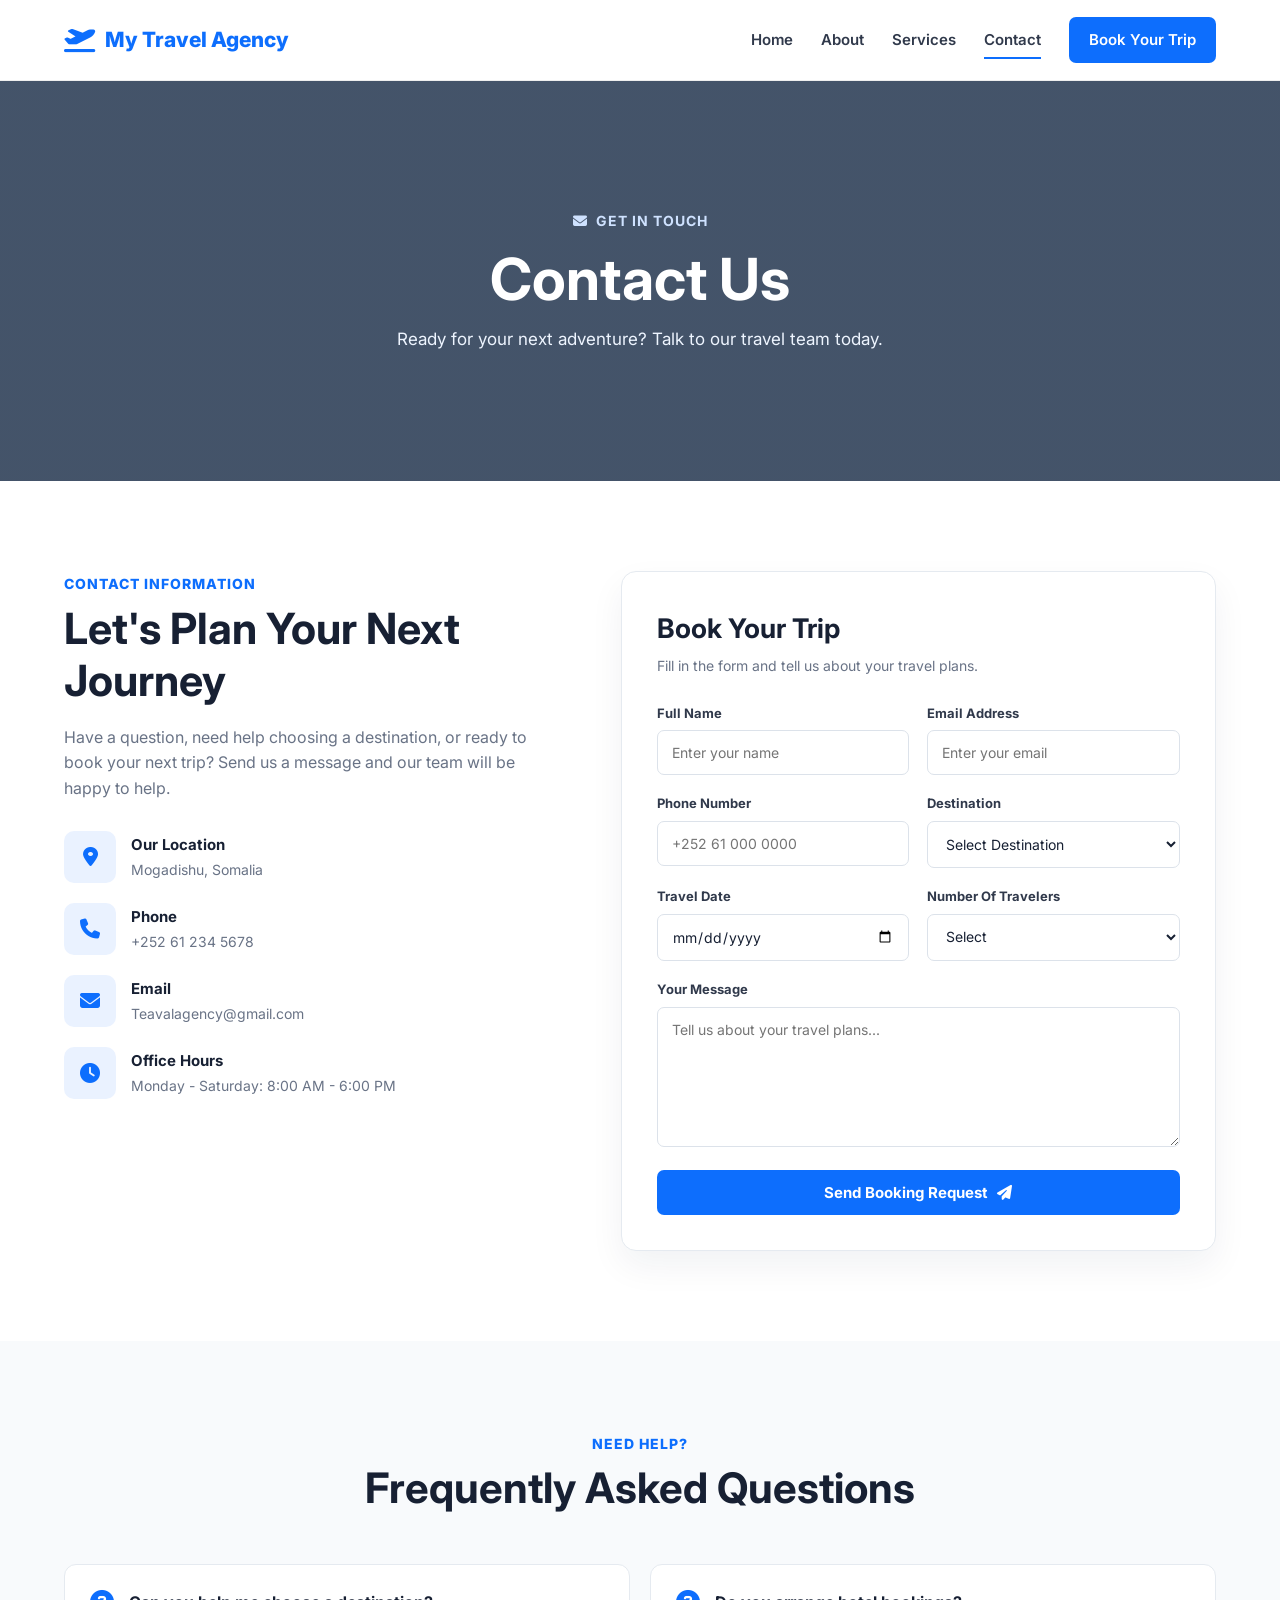
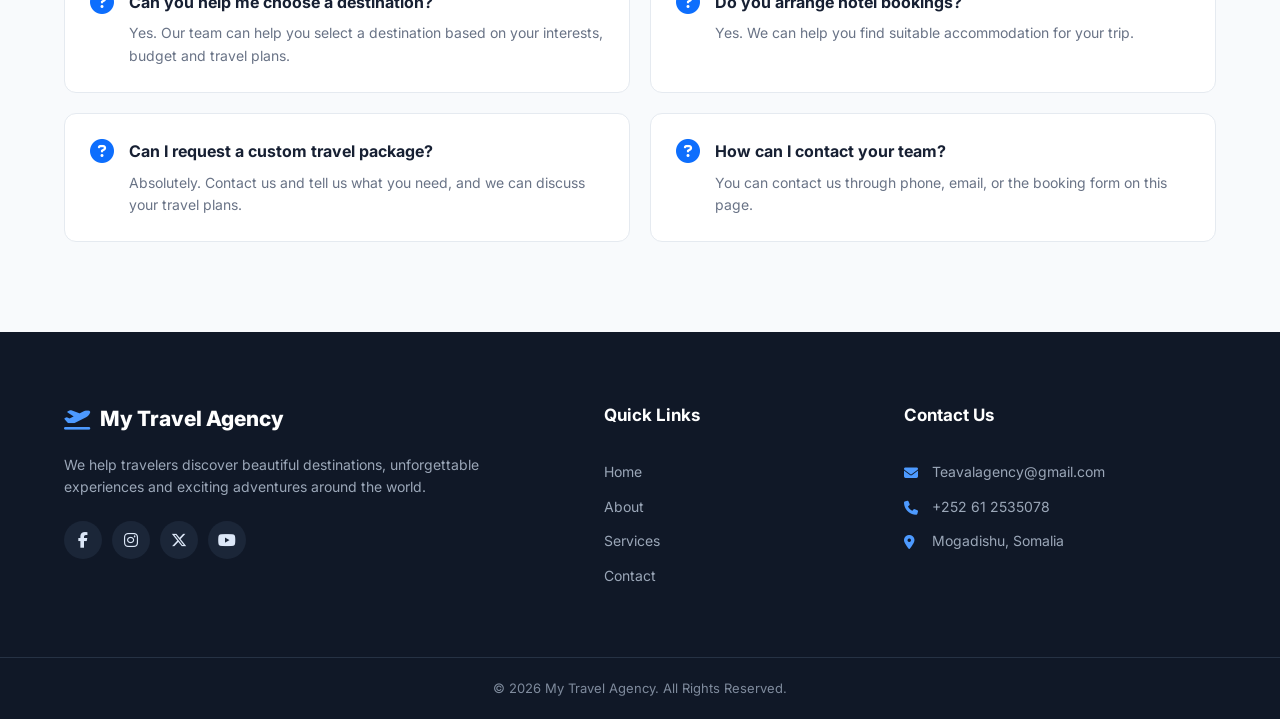
<file: contact.html>
<!DOCTYPE html>
<html lang="en">

<head>

    <meta charset="UTF-8">

    <meta name="viewport"
          content="width=device-width, initial-scale=1.0">

    <title>Contact Us | My Travel Agency</title>

    <link rel="preconnect"
          href="https://fonts.googleapis.com">

    <link rel="preconnect"
          href="https://fonts.gstatic.com"
          crossorigin>

    <link href="https://fonts.googleapis.com/css2?family=Inter:wght@400;500;600;700;800&display=swap"
          rel="stylesheet">

    <link rel="stylesheet"
          href="https://cdnjs.cloudflare.com/ajax/libs/font-awesome/6.5.2/css/all.min.css">

    <link rel="stylesheet" href="style.css">

</head>


<body>


<!-- HEADER -->
<header class="header">

    <div class="container nav-container">

        <a href="index.html" class="logo">

            <i class="fa-solid fa-plane-departure"></i>

            My Travel Agency

        </a>


        <nav class="navbar">

            <a href="index.html">
                Home
            </a>

            <a href="about.html">
                About
            </a>

            <a href="services.html">
                Services
            </a>

            <a href="contact.html" class="active">
                Contact
            </a>

            <a href="#booking" class="nav-btn">
                Book Your Trip
            </a>

        </nav>

    </div>

</header>


<main>


<!-- CONTACT HERO -->
<section class="contact-hero">

    <div class="container inner-page-hero">

        <span>

            <i class="fa-solid fa-envelope"></i>

            Get In Touch

        </span>

        <h1>
            Contact Us
        </h1>

        <p>
            Ready for your next adventure?
            Talk to our travel team today.
        </p>

    </div>

</section>


<!-- CONTACT SECTION -->
<section class="contact-section section" id="booking">

    <div class="container">

        <div class="contact-grid">


            <!-- CONTACT INFO -->
            <div class="contact-info">

                <span class="section-label">
                    Contact Information
                </span>

                <h2>
                    Let's Plan Your Next Journey
                </h2>

                <p>
                    Have a question, need help choosing a destination,
                    or ready to book your next trip? Send us a message
                    and our team will be happy to help.
                </p>


                <div class="contact-details">


                    <div class="contact-item">

                        <div class="contact-icon">

                            <i class="fa-solid fa-location-dot"></i>

                        </div>

                        <div>

                            <h3>
                                Our Location
                            </h3>

                            <p>
                                Mogadishu, Somalia
                            </p>

                        </div>

                    </div>


                    <div class="contact-item">

                        <div class="contact-icon">

                            <i class="fa-solid fa-phone"></i>

                        </div>

                        <div>

                            <h3>
                                Phone
                            </h3>

                            <p>
                                +252 61 234 5678
                            </p>

                        </div>

                    </div>


                    <div class="contact-item">

                        <div class="contact-icon">

                            <i class="fa-solid fa-envelope"></i>

                        </div>

                        <div>

                            <h3>
                                Email
                            </h3>

                            <p>
                            Teavalagency@gmail.com
                           
                            </p>

                        </div>

                    </div>


                    <div class="contact-item">

                        <div class="contact-icon">

                            <i class="fa-solid fa-clock"></i>

                        </div>

                        <div>

                            <h3>
                                Office Hours
                            </h3>

                            <p>
                                Monday - Saturday: 8:00 AM - 6:00 PM
                            </p>

                        </div>

                    </div>


                </div>

            </div>


            <!-- FORM -->
            <div class="contact-form-box">

                <div class="form-heading">

                    <h2>
                        Book Your Trip
                    </h2>

                    <p>
                        Fill in the form and tell us about your travel plans.
                    </p>

                </div>


                <form action="#" method="post">


                    <div class="form-row">

                        <div class="form-group">

                            <label for="name">
                                Full Name
                            </label>

                            <input
                                type="text"
                                id="name"
                                name="name"
                                placeholder="Enter your name"
                                required>

                        </div>


                        <div class="form-group">

                            <label for="email">
                                Email Address
                            </label>

                            <input
                                type="email"
                                id="email"
                                name="email"
                                placeholder="Enter your email"
                                required>

                        </div>

                    </div>


                    <div class="form-row">

                        <div class="form-group">

                            <label for="phone">
                                Phone Number
                            </label>

                            <input
                                type="tel"
                                id="phone"
                                name="phone"
                                placeholder="+252 61 000 0000">

                        </div>


                        <div class="form-group">

                            <label for="destination">
                                Destination
                            </label>

                            <select
                                id="destination"
                                name="destination">

                                <option value="">
                                    Select Destination
                                </option>

                                <option value="dubai">
                                    Dubai
                                </option>

                                <option value="paris">
                                    Paris
                                </option>

                                <option value="istanbul">
                                    Istanbul
                                </option>

                                <option value="zanzibar">
                                    Zanzibar
                                </option>

                                <option value="other">
                                    Other
                                </option>

                            </select>

                        </div>

                    </div>


                    <div class="form-row">

                        <div class="form-group">

                            <label for="date">
                                Travel Date
                            </label>

                            <input
                                type="date"
                                id="date"
                                name="date">

                        </div>


                        <div class="form-group">

                            <label for="travelers">
                                Number Of Travelers
                            </label>

                            <select
                                id="travelers"
                                name="travelers">

                                <option value="">
                                    Select
                                </option>

                                <option value="1">
                                    1 Person
                                </option>

                                <option value="2">
                                    2 People
                                </option>

                                <option value="3-5">
                                    3 - 5 People
                                </option>

                                <option value="6+">
                                    6+ People
                                </option>

                            </select>

                        </div>

                    </div>


                    <div class="form-group">

                        <label for="message">
                            Your Message
                        </label>

                        <textarea
                            id="message"
                            name="message"
                            rows="6"
                            placeholder="Tell us about your travel plans..."></textarea>

                    </div>


                    <button
                        type="submit"
                        class="btn btn-primary form-btn">

                        Send Booking Request

                        <i class="fa-solid fa-paper-plane"></i>

                    </button>

                </form>

            </div>

        </div>

    </div>

</section>


<!-- FAQ -->
<section class="faq-section section">

    <div class="container">

        <div class="section-heading">

            <span>
                Need Help?
            </span>

            <h2>
                Frequently Asked Questions
            </h2>

        </div>


        <div class="faq-grid">


            <div class="faq-card">

                <i class="fa-solid fa-circle-question"></i>

                <div>

                    <h3>
                        Can you help me choose a destination?
                    </h3>

                    <p>
                        Yes. Our team can help you select a destination
                        based on your interests, budget and travel plans.
                    </p>

                </div>

            </div>


            <div class="faq-card">

                <i class="fa-solid fa-circle-question"></i>

                <div>

                    <h3>
                        Do you arrange hotel bookings?
                    </h3>

                    <p>
                        Yes. We can help you find suitable accommodation
                        for your trip.
                    </p>

                </div>

            </div>


            <div class="faq-card">

                <i class="fa-solid fa-circle-question"></i>

                <div>

                    <h3>
                        Can I request a custom travel package?
                    </h3>

                    <p>
                        Absolutely. Contact us and tell us what you need,
                        and we can discuss your travel plans.
                    </p>

                </div>

            </div>


            <div class="faq-card">

                <i class="fa-solid fa-circle-question"></i>

                <div>

                    <h3>
                        How can I contact your team?
                    </h3>

                    <p>
                        You can contact us through phone, email,
                        or the booking form on this page.
                    </p>

                </div>

            </div>


        </div>

    </div>

</section>


</main>


<!-- FOOTER -->
<footer class="footer">

    <div class="container footer-grid">

        <div class="footer-about">

            <a href="index.html" class="footer-logo">

                <i class="fa-solid fa-plane-departure"></i>

                My Travel Agency

            </a>

            <p>
                We help travelers discover beautiful destinations,
                unforgettable experiences and exciting adventures
                around the world.
            </p>


            <div class="social-links">

                <a href="#">
                    <i class="fa-brands fa-facebook-f"></i>
                </a>

                <a href="#">
                    <i class="fa-brands fa-instagram"></i>
                </a>

                <a href="#">
                    <i class="fa-brands fa-x-twitter"></i>
                </a>

                <a href="#">
                    <i class="fa-brands fa-youtube"></i>
                </a>

            </div>

        </div>


        <div class="footer-column">

            <h3>
                Quick Links
            </h3>

            <a href="index.html">
                Home
            </a>

            <a href="about.html">
                About
            </a>

            <a href="services.html">
                Services
            </a>

            <a href="contact.html">
                Contact
            </a>

        </div>


        <div class="footer-column">

            <h3>
                Contact Us
            </h3>

            <p>
                <i class="fa-solid fa-envelope"></i>
                Teavalagency@gmail.com
            </p>

            <p>
                <i class="fa-solid fa-phone"></i>
                 +252 61 2535078
            </p>

            <p>
                <i class="fa-solid fa-location-dot"></i>
                Mogadishu, Somalia
            </p>

        </div>

    </div>


    <div class="footer-bottom">

        <p>
            © 2026 My Travel Agency. All Rights Reserved.
        </p>

    </div>

</footer>


</body>
</html>
</file>
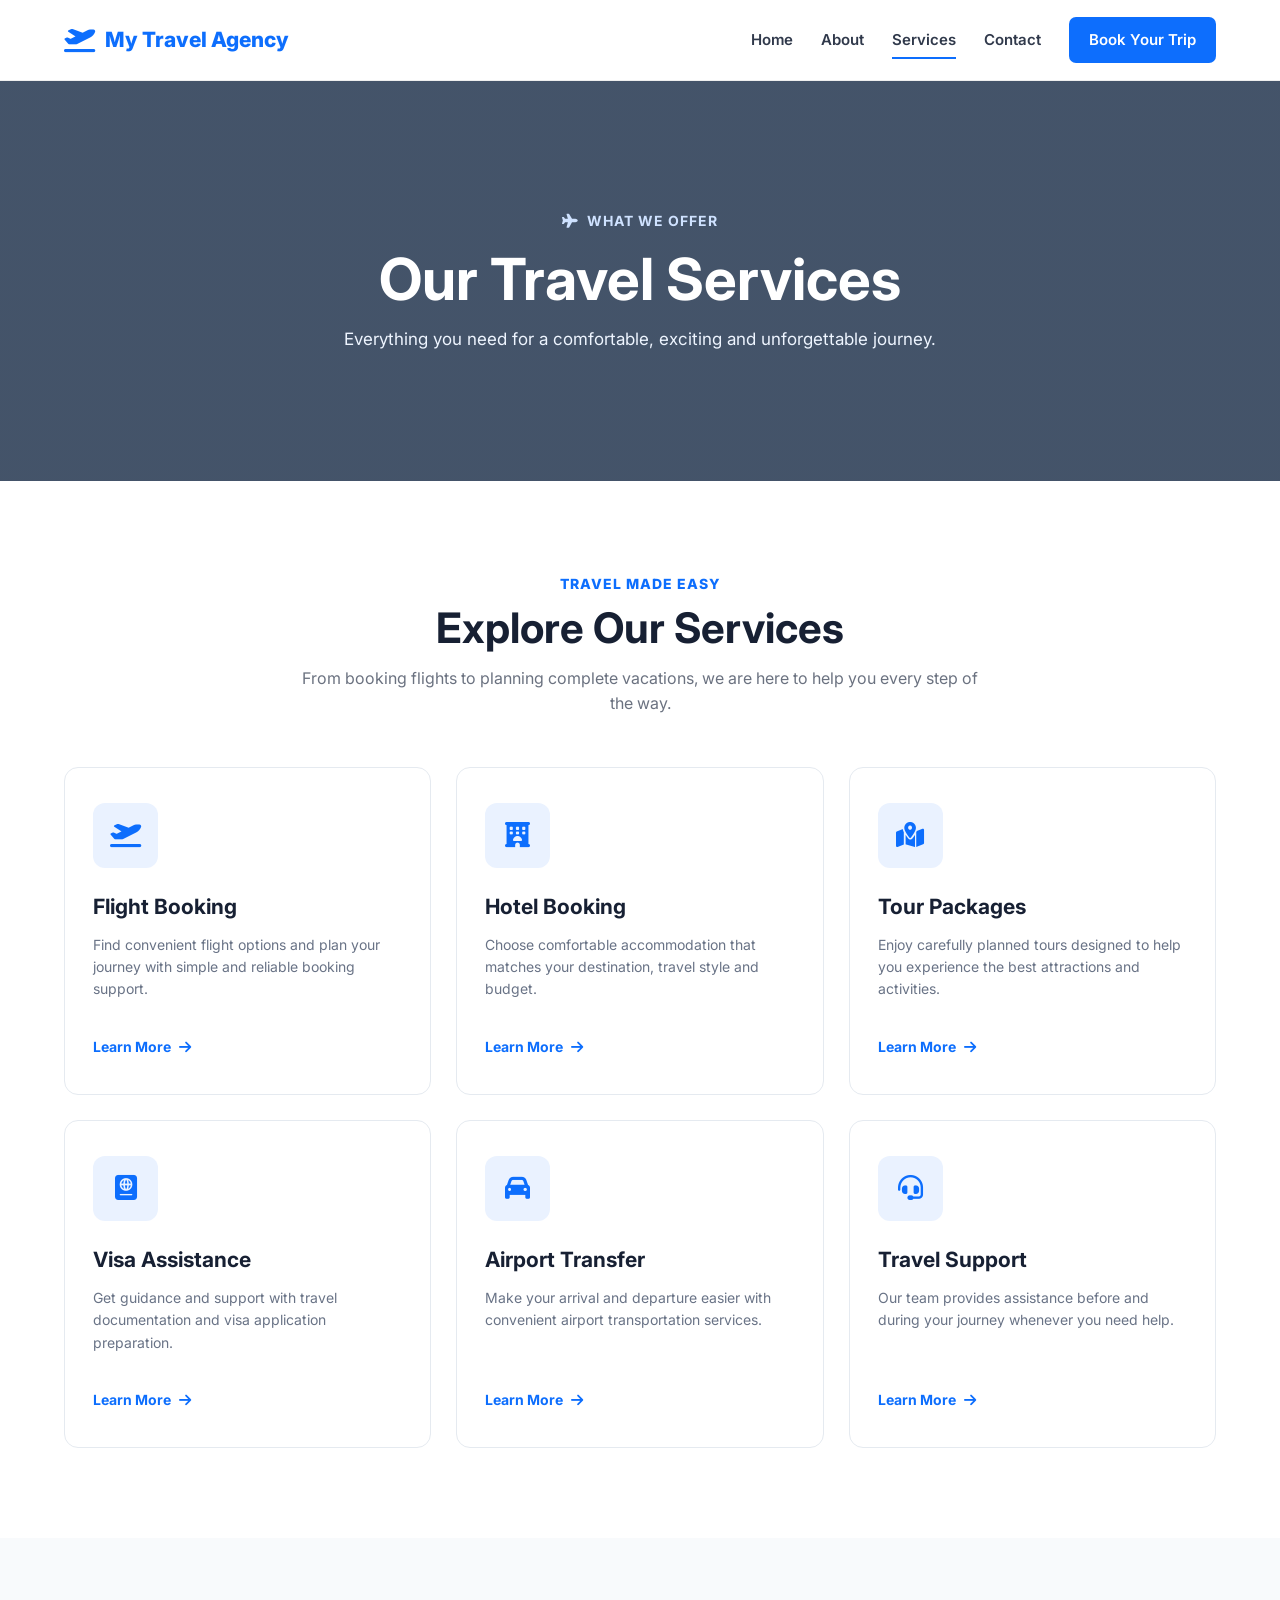
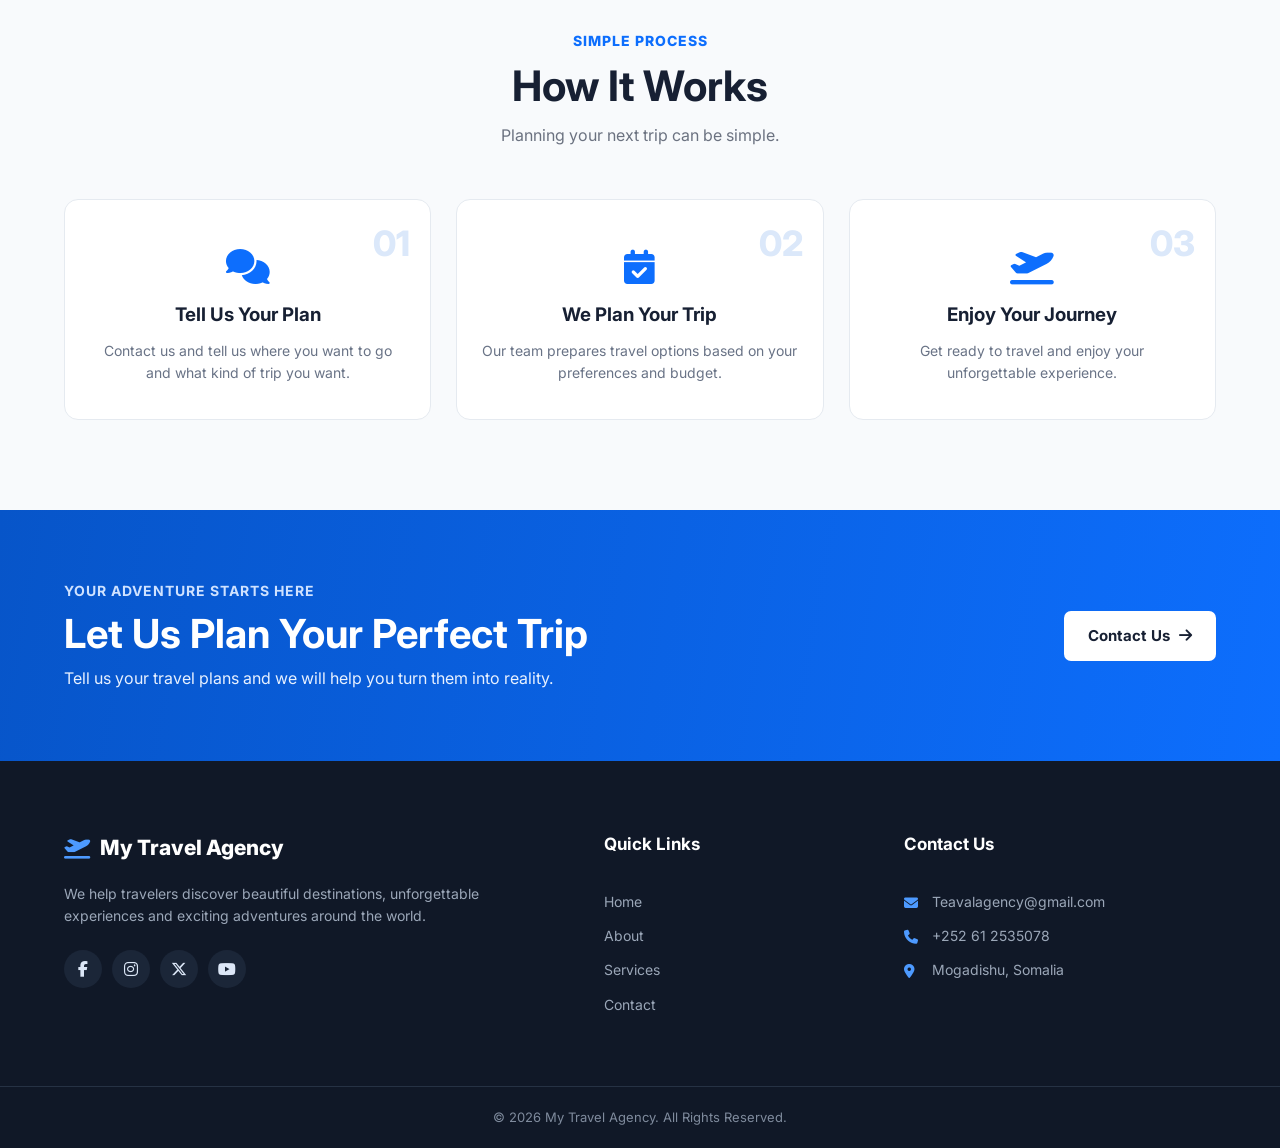
<file: services.html>
<!DOCTYPE html>
<html lang="en">

<head>

    <meta charset="UTF-8">

    <meta name="viewport"
          content="width=device-width, initial-scale=1.0">

    <title>Our Services | My Travel Agency</title>

    <link rel="preconnect"
          href="https://fonts.googleapis.com">

    <link rel="preconnect"
          href="https://fonts.gstatic.com"
          crossorigin>

    <link href="https://fonts.googleapis.com/css2?family=Inter:wght@400;500;600;700;800&display=swap"
          rel="stylesheet">

    <link rel="stylesheet"
          href="https://cdnjs.cloudflare.com/ajax/libs/font-awesome/6.5.2/css/all.min.css">

    <link rel="stylesheet" href="style.css">

</head>


<body>


<!-- HEADER -->
<header class="header">

    <div class="container nav-container">

        <a href="index.html" class="logo">

            <i class="fa-solid fa-plane-departure"></i>

            My Travel Agency

        </a>


        <nav class="navbar">

            <a href="index.html">
                Home
            </a>

            <a href="about.html">
                About
            </a>

            <a href="services.html" class="active">
                Services
            </a>

            <a href="contact.html">
                Contact
            </a>

            <a href="contact.html" class="nav-btn">
                Book Your Trip
            </a>

        </nav>

    </div>

</header>


<main>


<!-- SERVICES HERO -->
<section class="services-hero">

    <div class="container inner-page-hero">

        <span>
            <i class="fa-solid fa-plane"></i>
            What We Offer
        </span>

        <h1>
            Our Travel Services
        </h1>

        <p>
            Everything you need for a comfortable,
            exciting and unforgettable journey.
        </p>

    </div>

</section>


<!-- SERVICES -->
<section class="services-section section">

    <div class="container">

        <div class="section-heading">

            <span>
                Travel Made Easy
            </span>

            <h2>
                Explore Our Services
            </h2>

            <p>
                From booking flights to planning complete vacations,
                we are here to help you every step of the way.
            </p>

        </div>


        <div class="services-grid">


            <!-- Flight -->
            <article class="service-card">

                <div class="service-icon">

                    <i class="fa-solid fa-plane-departure"></i>

                </div>

                <h3>
                    Flight Booking
                </h3>

                <p>
                    Find convenient flight options and plan
                    your journey with simple and reliable booking support.
                </p>

                <a href="contact.html">
                    Learn More
                    <i class="fa-solid fa-arrow-right"></i>
                </a>

            </article>


            <!-- Hotel -->
            <article class="service-card">

                <div class="service-icon">

                    <i class="fa-solid fa-hotel"></i>

                </div>

                <h3>
                    Hotel Booking
                </h3>

                <p>
                    Choose comfortable accommodation that matches
                    your destination, travel style and budget.
                </p>

                <a href="contact.html">
                    Learn More
                    <i class="fa-solid fa-arrow-right"></i>
                </a>

            </article>


            <!-- Tours -->
            <article class="service-card">

                <div class="service-icon">

                    <i class="fa-solid fa-map-location-dot"></i>

                </div>

                <h3>
                    Tour Packages
                </h3>

                <p>
                    Enjoy carefully planned tours designed to help
                    you experience the best attractions and activities.
                </p>

                <a href="contact.html">
                    Learn More
                    <i class="fa-solid fa-arrow-right"></i>
                </a>

            </article>


            <!-- Visa -->
            <article class="service-card">

                <div class="service-icon">

                    <i class="fa-solid fa-passport"></i>

                </div>

                <h3>
                    Visa Assistance
                </h3>

                <p>
                    Get guidance and support with travel documentation
                    and visa application preparation.
                </p>

                <a href="contact.html">
                    Learn More
                    <i class="fa-solid fa-arrow-right"></i>
                </a>

            </article>


            <!-- Airport -->
            <article class="service-card">

                <div class="service-icon">

                    <i class="fa-solid fa-car"></i>

                </div>

                <h3>
                    Airport Transfer
                </h3>

                <p>
                    Make your arrival and departure easier with
                    convenient airport transportation services.
                </p>

                <a href="contact.html">
                    Learn More
                    <i class="fa-solid fa-arrow-right"></i>
                </a>

            </article>


            <!-- Travel Support -->
            <article class="service-card">

                <div class="service-icon">

                    <i class="fa-solid fa-headset"></i>

                </div>

                <h3>
                    Travel Support
                </h3>

                <p>
                    Our team provides assistance before and during
                    your journey whenever you need help.
                </p>

                <a href="contact.html">
                    Learn More
                    <i class="fa-solid fa-arrow-right"></i>
                </a>

            </article>


        </div>

    </div>

</section>


<!-- PROCESS -->
<section class="process-section section">

    <div class="container">

        <div class="section-heading">

            <span>
                Simple Process
            </span>

            <h2>
                How It Works
            </h2>

            <p>
                Planning your next trip can be simple.
            </p>

        </div>


        <div class="process-grid">


            <div class="process-card">

                <div class="process-number">
                    01
                </div>

                <i class="fa-solid fa-comments"></i>

                <h3>
                    Tell Us Your Plan
                </h3>

                <p>
                    Contact us and tell us where you want to go
                    and what kind of trip you want.
                </p>

            </div>


            <div class="process-card">

                <div class="process-number">
                    02
                </div>

                <i class="fa-solid fa-calendar-check"></i>

                <h3>
                    We Plan Your Trip
                </h3>

                <p>
                    Our team prepares travel options based
                    on your preferences and budget.
                </p>

            </div>


            <div class="process-card">

                <div class="process-number">
                    03
                </div>

                <i class="fa-solid fa-plane-departure"></i>

                <h3>
                    Enjoy Your Journey
                </h3>

                <p>
                    Get ready to travel and enjoy your
                    unforgettable experience.
                </p>

            </div>


        </div>

    </div>

</section>


<!-- CTA -->
<section class="cta">

    <div class="container cta-content">

        <div>

            <span>
                Your Adventure Starts Here
            </span>

            <h2>
                Let Us Plan Your Perfect Trip
            </h2>

            <p>
                Tell us your travel plans and we will help
                you turn them into reality.
            </p>

        </div>

        <a href="contact.html" class="btn btn-light">

            Contact Us

            <i class="fa-solid fa-arrow-right"></i>

        </a>

    </div>

</section>


</main>


<!-- FOOTER -->
<footer class="footer">

    <div class="container footer-grid">

        <div class="footer-about">

            <a href="index.html" class="footer-logo">

                <i class="fa-solid fa-plane-departure"></i>

                My Travel Agency

            </a>

            <p>
                We help travelers discover beautiful destinations,
                unforgettable experiences and exciting adventures
                around the world.
            </p>


            <div class="social-links">

                <a href="#">
                    <i class="fa-brands fa-facebook-f"></i>
                </a>

                <a href="#">
                    <i class="fa-brands fa-instagram"></i>
                </a>

                <a href="#">
                    <i class="fa-brands fa-x-twitter"></i>
                </a>

                <a href="#">
                    <i class="fa-brands fa-youtube"></i>
                </a>

            </div>

        </div>


        <div class="footer-column">

            <h3>
                Quick Links
            </h3>

            <a href="index.html">
                Home
            </a>

            <a href="about.html">
                About
            </a>

            <a href="services.html">
                Services
            </a>

            <a href="contact.html">
                Contact
            </a>

        </div>


        <div class="footer-column">

            <h3>
                Contact Us
            </h3>

            <p>
                <i class="fa-solid fa-envelope"></i>
                Teavalagency@gmail.com
            </p>

            <p>
                <i class="fa-solid fa-phone"></i>
                 +252 61 2535078
            </p>

            <p>
                <i class="fa-solid fa-location-dot"></i>
                Mogadishu, Somalia
            </p>

        </div>

    </div>


    <div class="footer-bottom">

        <p>
            © 2026 My Travel Agency. All Rights Reserved.
        </p>

    </div>

</footer>


</body>
</html>
</file>
<file: style.css>
/* =========================================================
   GLOBAL
========================================================= */

* {
    margin: 0;
    padding: 0;
    box-sizing: border-box;
}

html {
    scroll-behavior: smooth;
}

body {
    font-family: "Inter", sans-serif;
    color: #172033;
    background: #ffffff;
    line-height: 1.6;
}

img {
    width: 100%;
    display: block;
}

a {
    text-decoration: none;
    color: inherit;
}

button,
input,
textarea,
select {
    font-family: inherit;
}

.container {
    width: 90%;
    max-width: 1200px;
    margin: auto;
}

.section {
    padding: 90px 0;
}


/* =========================================================
   HEADER
========================================================= */

.header {
    width: 100%;
    background: #ffffff;
    border-bottom: 1px solid #eeeeee;
    position: relative;
    z-index: 100;
}

.nav-container {
    min-height: 80px;

    display: flex;
    align-items: center;
    justify-content: space-between;

    gap: 30px;
}

.logo {
    display: flex;
    align-items: center;
    gap: 10px;

    color: #0d6efd;

    font-size: 21px;
    font-weight: 800;

    white-space: nowrap;
}

.logo i {
    font-size: 25px;
}

.navbar {
    display: flex;
    align-items: center;
    gap: 28px;
}

.navbar a {
    position: relative;

    color: #30394b;

    font-size: 15px;
    font-weight: 600;

    transition: 0.3s ease;
}

.navbar a:not(.nav-btn)::after {
    content: "";

    position: absolute;

    left: 0;
    bottom: -7px;

    width: 0;
    height: 2px;

    background: #0d6efd;

    transition: 0.3s ease;
}

.navbar a:not(.nav-btn):hover::after,
.navbar a.active::after {
    width: 100%;
}

.navbar a:hover {
    color: #0d6efd;
}

.nav-btn {
    padding: 11px 20px;

    color: #ffffff !important;
    background: #0d6efd;

    border-radius: 7px;

    transition: 0.3s ease;
}

.nav-btn:hover {
    background: #0957c7;
    transform: translateY(-2px);
}


/* =========================================================
   BUTTONS
========================================================= */

.btn {
    display: inline-flex;
    align-items: center;
    justify-content: center;

    gap: 9px;

    padding: 13px 24px;

    border: none;
    border-radius: 7px;

    font-size: 15px;
    font-weight: 700;

    cursor: pointer;

    transition: 0.3s ease;
}

.btn-primary {
    color: #ffffff;
    background: #0d6efd;
}

.btn-primary:hover {
    background: #0957c7;
    transform: translateY(-2px);
}

.btn-light {
    color: #172033;
    background: #ffffff;
}

.btn-light:hover {
    color: #ffffff;
    background: #172033;
    transform: translateY(-2px);
}


/* =========================================================
   HOME HERO
========================================================= */

.hero {
    min-height: 650px;

    position: relative;

    display: flex;
    align-items: center;

    background-image:
        url("https://images.unsplash.com/photo-1500530855697-b586d89ba3ee?auto=format&fit=crop&w=1800&q=85");

    background-size: cover;
    background-position: center;
}

.hero-overlay {
    position: absolute;
    inset: 0;

    background:
        linear-gradient(
            90deg,
            rgba(8, 22, 45, 0.85),
            rgba(8, 22, 45, 0.55),
            rgba(8, 22, 45, 0.15)
        );
}

.hero-content {
    position: relative;
    z-index: 1;

    color: #ffffff;

    max-width: 780px;

    margin-left: max(5%, calc((100% - 1200px) / 2));
}

.hero-small-title {
    display: inline-flex;
    align-items: center;

    gap: 8px;

    margin-bottom: 15px;

    color: #ffffff;

    font-size: 15px;
    font-weight: 700;

    letter-spacing: 1px;
    text-transform: uppercase;
}

.hero-content h1 {
    margin-bottom: 20px;

    font-size: clamp(42px, 6vw, 72px);

    line-height: 1.08;
    font-weight: 800;
}

.hero-content p {
    max-width: 650px;

    margin-bottom: 30px;

    color: #f1f4f8;

    font-size: 18px;
}

.hero-buttons {
    display: flex;
    flex-wrap: wrap;

    gap: 14px;
}


/* =========================================================
   SECTION HEADING
========================================================= */

.section-heading {
    max-width: 700px;

    margin: 0 auto 50px;

    text-align: center;
}

.section-heading span,
.section-label {
    display: inline-block;

    margin-bottom: 8px;

    color: #0d6efd;

    font-size: 14px;
    font-weight: 800;

    letter-spacing: 1px;
    text-transform: uppercase;
}

.section-heading h2 {
    margin-bottom: 12px;

    color: #172033;

    font-size: clamp(30px, 4vw, 42px);

    line-height: 1.2;
}

.section-heading p {
    color: #6b7280;
}


/* =========================================================
   DESTINATIONS
========================================================= */

.destinations {
    background: #f8fafc;
}

.destination-grid {
    display: grid;

    grid-template-columns: repeat(4, 1fr);

    gap: 24px;
}

.destination-card {
    overflow: hidden;

    background: #ffffff;

    border: 1px solid #e8edf3;
    border-radius: 14px;

    box-shadow:
        0 8px 25px rgba(25, 40, 65, 0.06);

    transition: 0.3s ease;
}

.destination-card:hover {
    transform: translateY(-8px);

    box-shadow:
        0 18px 35px rgba(25, 40, 65, 0.12);
}

.card-image {
    height: 220px;

    overflow: hidden;
}

.card-image img {
    height: 100%;

    object-fit: cover;

    transition: 0.5s ease;
}

.destination-card:hover .card-image img {
    transform: scale(1.08);
}

.card-content {
    padding: 22px;
}

.location {
    display: flex;
    align-items: center;

    gap: 6px;

    margin-bottom: 8px;

    color: #0d6efd;

    font-size: 12px;
    font-weight: 700;
}

.card-content h3 {
    margin-bottom: 8px;

    font-size: 23px;
}

.card-content p {
    min-height: 78px;

    margin-bottom: 20px;

    color: #697386;

    font-size: 14px;
}

.card-bottom {
    display: flex;
    align-items: center;
    justify-content: space-between;

    gap: 10px;

    padding-top: 15px;

    border-top: 1px solid #eeeeee;
}

.card-bottom strong {
    color: #172033;
}

.card-bottom a {
    color: #0d6efd;

    font-size: 13px;
    font-weight: 700;
}

.card-bottom a:hover {
    color: #0957c7;
}


/* =========================================================
   FEATURES
========================================================= */

.feature-grid {
    display: grid;

    grid-template-columns: repeat(4, 1fr);

    gap: 24px;
}

.feature-card {
    padding: 32px 24px;

    text-align: center;

    border: 1px solid #e9eef4;
    border-radius: 12px;

    transition: 0.3s ease;
}

.feature-card:hover {
    transform: translateY(-6px);

    border-color: #bcd6ff;

    box-shadow:
        0 15px 30px rgba(13, 110, 253, 0.08);
}

.feature-icon {
    width: 65px;
    height: 65px;

    margin: 0 auto 20px;

    display: flex;
    align-items: center;
    justify-content: center;

    color: #0d6efd;
    background: #eaf2ff;

    border-radius: 50%;

    font-size: 25px;
}

.feature-card h3 {
    margin-bottom: 10px;

    font-size: 18px;
}

.feature-card p {
    color: #6b7280;

    font-size: 14px;
}


/* =========================================================
   CTA
========================================================= */

.cta {
    padding: 70px 0;

    color: #ffffff;

    background:
        linear-gradient(
            100deg,
            #0755c9,
            #0d6efd
        );
}

.cta-content {
    display: flex;
    align-items: center;
    justify-content: space-between;

    gap: 30px;
}

.cta-content > div {
    max-width: 700px;
}

.cta-content span {
    display: block;

    margin-bottom: 7px;

    color: #cfe2ff;

    font-size: 14px;
    font-weight: 700;

    text-transform: uppercase;
    letter-spacing: 1px;
}

.cta-content h2 {
    margin-bottom: 8px;

    font-size: clamp(28px, 4vw, 40px);

    line-height: 1.2;
}

.cta-content p {
    color: #e8f1ff;
}


/* =========================================================
   INNER PAGE HERO
========================================================= */

.about-hero,
.services-hero,
.contact-hero {
    min-height: 400px;

    display: flex;
    align-items: center;

    color: #ffffff;

    text-align: center;

    background-size: cover;
    background-position: center;
}

.about-hero {
    background:
        linear-gradient(
            rgba(5, 26, 55, 0.75),
            rgba(5, 26, 55, 0.75)
        ),
        url("https://images.unsplash.com/photo-1473448912268-2022ce9509d8?auto=format&fit=crop&w=1800&q=80");
}

.services-hero {
    background:
        linear-gradient(
            rgba(5, 26, 55, 0.75),
            rgba(5, 26, 55, 0.75)
        ),
        url("https://images.unsplash.com/photo-1436491865332-7a61a109cc05?auto=format&fit=crop&w=1800&q=80");
}

.contact-hero {
    background:
        linear-gradient(
            rgba(5, 26, 55, 0.75),
            rgba(5, 26, 55, 0.75)
        ),
        url("https://images.unsplash.com/photo-1494587416117-f102a2ac0a8d?auto=format&fit=crop&w=1800&q=80");
}

.inner-page-hero span,
.about-hero-content span {
    display: inline-flex;
    align-items: center;

    gap: 8px;

    margin-bottom: 15px;

    color: #cfe2ff;

    font-size: 14px;
    font-weight: 700;

    text-transform: uppercase;
    letter-spacing: 1px;
}

.inner-page-hero h1,
.about-hero-content h1 {
    margin-bottom: 15px;

    font-size: clamp(38px, 5vw, 58px);

    line-height: 1.1;
}

.inner-page-hero p,
.about-hero-content p {
    max-width: 650px;

    margin: auto;

    color: #eef5ff;

    font-size: 17px;
}


/* =========================================================
   ABOUT
========================================================= */

.about-grid {
    display: grid;

    grid-template-columns: 1fr 1fr;

    align-items: center;

    gap: 70px;
}

.about-image {
    position: relative;
}

.about-image img {
    height: 520px;

    object-fit: cover;

    border-radius: 15px;
}

.experience-box {
    position: absolute;

    right: -25px;
    bottom: 25px;

    display: flex;
    flex-direction: column;

    padding: 22px 25px;

    color: #ffffff;
    background: #0d6efd;

    border-radius: 10px;

    box-shadow:
        0 12px 30px rgba(13, 110, 253, 0.25);
}

.experience-box strong {
    font-size: 32px;
    line-height: 1;
}

.experience-box span {
    margin-top: 5px;

    font-size: 12px;
    font-weight: 600;
}

.about-text h2 {
    margin-bottom: 20px;

    font-size: clamp(30px, 4vw, 44px);

    line-height: 1.2;
}

.about-text > p {
    margin-bottom: 17px;

    color: #697386;
}

.about-points {
    display: flex;
    flex-direction: column;

    gap: 13px;

    margin-top: 25px;
}

.about-points div {
    display: flex;
    align-items: center;

    gap: 10px;

    font-size: 14px;
    font-weight: 600;
}

.about-points i {
    color: #0d6efd;
}


/* =========================================================
   MISSION
========================================================= */

.mission-section {
    background: #f8fafc;
}

.mission-grid {
    display: grid;

    grid-template-columns: repeat(3, 1fr);

    gap: 25px;
}

.mission-card {
    padding: 40px 30px;

    text-align: center;

    background: #ffffff;

    border: 1px solid #e6ebf1;
    border-radius: 14px;

    transition: 0.35s ease;
}

.mission-card:hover {
    transform: translateY(-8px);

    box-shadow:
        0 20px 35px rgba(22, 35, 55, 0.09);
}

.mission-icon {
    width: 70px;
    height: 70px;

    margin: 0 auto 20px;

    display: flex;
    align-items: center;
    justify-content: center;

    color: #0d6efd;
    background: #eaf2ff;

    border-radius: 50%;

    font-size: 26px;
}

.mission-card h3 {
    margin-bottom: 12px;

    font-size: 21px;
}

.mission-card p {
    color: #697386;

    font-size: 14px;
}


/* =========================================================
   TRAVEL POINTS
========================================================= */

.travel-points {
    display: grid;

    grid-template-columns: repeat(2, 1fr);

    gap: 25px;
}

.travel-point {
    display: flex;

    gap: 20px;

    padding: 25px;

    border: 1px solid #e8edf3;
    border-radius: 12px;

    transition: 0.3s ease;
}

.travel-point:hover {
    border-color: #bdd5fa;

    transform: translateY(-4px);

    box-shadow:
        0 12px 25px rgba(13, 110, 253, 0.07);
}

.point-number {
    flex-shrink: 0;

    width: 50px;
    height: 50px;

    display: flex;
    align-items: center;
    justify-content: center;

    color: #0d6efd;
    background: #eaf2ff;

    border-radius: 50%;

    font-size: 14px;
    font-weight: 800;
}

.travel-point h3 {
    margin-bottom: 7px;

    font-size: 18px;
}

.travel-point p {
    color: #697386;

    font-size: 14px;
}


/* =========================================================
   SERVICES
========================================================= */

.services-section {
    background: #ffffff;
}

.services-grid {
    display: grid;

    grid-template-columns: repeat(3, 1fr);

    gap: 25px;
}

.service-card {
    padding: 35px 28px;

    background: #ffffff;

    border: 1px solid #e5eaf0;
    border-radius: 14px;

    transition: 0.3s ease;
}

.service-card:hover {
    transform: translateY(-8px);

    border-color: #bcd6ff;

    box-shadow:
        0 18px 35px rgba(13, 110, 253, 0.09);
}

.service-icon {
    width: 65px;
    height: 65px;

    margin-bottom: 22px;

    display: flex;
    align-items: center;
    justify-content: center;

    color: #0d6efd;
    background: #eaf2ff;

    border-radius: 12px;

    font-size: 25px;
}

.service-card h3 {
    margin-bottom: 10px;

    font-size: 21px;
}

.service-card p {
    min-height: 80px;

    margin-bottom: 20px;

    color: #697386;

    font-size: 14px;
}

.service-card a {
    display: inline-flex;
    align-items: center;

    gap: 8px;

    color: #0d6efd;

    font-size: 14px;
    font-weight: 700;
}

.service-card a:hover {
    gap: 12px;
}


/* =========================================================
   PROCESS
========================================================= */

.process-section {
    background: #f8fafc;
}

.process-grid {
    display: grid;

    grid-template-columns: repeat(3, 1fr);

    gap: 25px;
}

.process-card {
    position: relative;

    padding: 35px 25px;

    text-align: center;

    background: #ffffff;

    border-radius: 14px;

    border: 1px solid #e5eaf0;
}

.process-number {
    position: absolute;

    top: 15px;
    right: 20px;

    color: #dbe8fa;

    font-size: 35px;
    font-weight: 800;
}

.process-card > i {
    margin: 15px 0;

    color: #0d6efd;

    font-size: 35px;
}

.process-card h3 {
    margin-bottom: 10px;
}

.process-card p {
    color: #697386;

    font-size: 14px;
}


/* =========================================================
   CONTACT
========================================================= */

.contact-section {
    background: #ffffff;
}

.contact-grid {
    display: grid;

    grid-template-columns: 0.9fr 1.1fr;

    gap: 70px;

    align-items: start;
}

.contact-info h2 {
    margin-bottom: 18px;

    font-size: clamp(30px, 4vw, 43px);

    line-height: 1.2;
}

.contact-info > p {
    margin-bottom: 30px;

    color: #697386;
}

.contact-details {
    display: flex;
    flex-direction: column;

    gap: 20px;
}

.contact-item {
    display: flex;

    align-items: center;

    gap: 15px;
}

.contact-icon {
    flex-shrink: 0;

    width: 52px;
    height: 52px;

    display: flex;
    align-items: center;
    justify-content: center;

    color: #0d6efd;
    background: #eaf2ff;

    border-radius: 10px;

    font-size: 20px;
}

.contact-item h3 {
    margin-bottom: 2px;

    font-size: 15px;
}

.contact-item p {
    color: #697386;

    font-size: 14px;
}


/* =========================================================
   FORM
========================================================= */

.contact-form-box {
    padding: 35px;

    background: #ffffff;

    border: 1px solid #e5eaf0;

    border-radius: 15px;

    box-shadow:
        0 15px 35px rgba(20, 35, 60, 0.06);
}

.form-heading {
    margin-bottom: 25px;
}

.form-heading h2 {
    margin-bottom: 5px;

    font-size: 27px;
}

.form-heading p {
    color: #697386;

    font-size: 14px;
}

.form-row {
    display: grid;

    grid-template-columns: 1fr 1fr;

    gap: 18px;
}

.form-group {
    display: flex;
    flex-direction: column;

    gap: 7px;

    margin-bottom: 18px;
}

.form-group label {
    color: #30394b;

    font-size: 13px;
    font-weight: 700;
}

.form-group input,
.form-group select,
.form-group textarea {
    width: 100%;

    padding: 13px 14px;

    color: #172033;
    background: #ffffff;

    border: 1px solid #dce2ea;
    border-radius: 7px;

    outline: none;

    font-size: 14px;

    transition: 0.3s ease;
}

.form-group input:focus,
.form-group select:focus,
.form-group textarea:focus {
    border-color: #0d6efd;

    box-shadow:
        0 0 0 3px rgba(13, 110, 253, 0.08);
}

.form-group textarea {
    resize: vertical;

    min-height: 140px;
}

.form-btn {
    width: 100%;

    margin-top: 5px;
}


/* =========================================================
   FAQ
========================================================= */

.faq-section {
    background: #f8fafc;
}

.faq-grid {
    display: grid;

    grid-template-columns: repeat(2, 1fr);

    gap: 20px;
}

.faq-card {
    display: flex;

    gap: 15px;

    padding: 25px;

    background: #ffffff;

    border: 1px solid #e5eaf0;

    border-radius: 12px;
}

.faq-card > i {
    flex-shrink: 0;

    color: #0d6efd;

    font-size: 24px;
}

.faq-card h3 {
    margin-bottom: 7px;

    font-size: 16px;
}

.faq-card p {
    color: #697386;

    font-size: 14px;
}


/* =========================================================
   FOOTER
========================================================= */

.footer {
    color: #d9e1ed;

    background: #101827;
}

.footer-grid {
    display: grid;

    grid-template-columns: 2fr 1fr 1.3fr;

    gap: 60px;

    padding: 70px 0;
}

.footer-logo {
    display: inline-flex;
    align-items: center;

    gap: 10px;

    margin-bottom: 18px;

    color: #ffffff;

    font-size: 21px;
    font-weight: 800;
}

.footer-logo i {
    color: #4d9aff;
}

.footer-about p {
    max-width: 430px;

    color: #9ba7b8;

    font-size: 14px;
}

.social-links {
    display: flex;

    gap: 10px;

    margin-top: 22px;
}

.social-links a {
    width: 38px;
    height: 38px;

    display: flex;
    align-items: center;
    justify-content: center;

    color: #dce7f7;
    background: #1b2638;

    border-radius: 50%;

    transition: 0.3s ease;
}

.social-links a:hover {
    color: #ffffff;

    background: #0d6efd;

    transform: translateY(-3px);
}

.footer-column h3 {
    margin-bottom: 20px;

    color: #ffffff;

    font-size: 17px;
}

.footer-column {
    display: flex;
    flex-direction: column;

    gap: 12px;
}

.footer-column a {
    width: fit-content;

    color: #9ba7b8;

    font-size: 14px;

    transition: 0.3s ease;
}

.footer-column a:hover {
    color: #ffffff;

    padding-left: 5px;
}

.footer-column p {
    display: flex;

    align-items: flex-start;

    gap: 10px;

    color: #9ba7b8;

    font-size: 14px;
}

.footer-column p i {
    width: 18px;

    margin-top: 5px;

    color: #4d9aff;
}

.footer-bottom {
    padding: 20px;

    text-align: center;

    border-top: 1px solid #263244;
}

.footer-bottom p {
    color: #7f8b9d;

    font-size: 13px;
}


/* =========================================================
   TABLET
========================================================= */

@media (max-width: 1000px) {

    .destination-grid {
        grid-template-columns: repeat(2, 1fr);
    }

    .feature-grid {
        grid-template-columns: repeat(2, 1fr);
    }

    .about-grid {
        gap: 40px;
    }

    .about-image img {
        height: 450px;
    }

    .services-grid {
        grid-template-columns: repeat(2, 1fr);
    }

    .contact-grid {
        gap: 40px;
    }

    .footer-grid {
        grid-template-columns: 1.5fr 1fr 1fr;

        gap: 35px;
    }

}


/* =========================================================
   MOBILE - 768PX
========================================================= */

@media (max-width: 768px) {

    .section {
        padding: 65px 0;
    }


    /* HEADER */

    .nav-container {
        flex-direction: column;

        padding: 20px 0;

        gap: 18px;
    }

    .navbar {
        width: 100%;

        display: flex;

        flex-wrap: wrap;

        justify-content: center;

        gap: 12px 20px;
    }

    .navbar a {
        font-size: 14px;
    }

    .nav-btn {
        padding: 9px 15px;
    }


    /* HERO */

    .hero {
        min-height: 600px;
    }

    .hero-content {
        width: 90%;

        margin: auto;

        text-align: center;
    }

    .hero-small-title {
        justify-content: center;
    }

    .hero-content h1 {
        font-size: 42px;
    }

    .hero-content p {
        font-size: 16px;
    }

    .hero-buttons {
        justify-content: center;
    }


    /* DESTINATIONS */

    .destination-grid {
        grid-template-columns: repeat(2, 1fr);

        gap: 18px;
    }

    .card-image {
        height: 200px;
    }


    /* FEATURES */

    .feature-grid {
        grid-template-columns: repeat(2, 1fr);

        gap: 18px;
    }


    /* CTA */

    .cta {
        padding: 55px 0;
    }

    .cta-content {
        flex-direction: column;

        align-items: flex-start;
    }


    /* INNER HERO */

    .about-hero,
    .services-hero,
    .contact-hero {
        min-height: 350px;
    }


    /* ABOUT */

    .about-grid {
        grid-template-columns: 1fr;

        gap: 50px;
    }

    .about-image img {
        height: 430px;
    }

    .experience-box {
        right: 15px;
    }


    /* MISSION */

    .mission-grid {
        grid-template-columns: 1fr;
    }


    /* TRAVEL */

    .travel-points {
        grid-template-columns: 1fr;
    }


    /* SERVICES */

    .services-grid {
        grid-template-columns: repeat(2, 1fr);
    }


    /* PROCESS */

    .process-grid {
        grid-template-columns: 1fr;
    }


    /* CONTACT */

    .contact-grid {
        grid-template-columns: 1fr;

        gap: 50px;
    }


    /* FAQ */

    .faq-grid {
        grid-template-columns: 1fr;
    }


    /* FORM */

    .form-row {
        grid-template-columns: 1fr;
    }


    /* FOOTER */

    .footer-grid {
        grid-template-columns: 1fr;

        gap: 40px;

        padding: 55px 0;
    }

}


/* =========================================================
   SMALL MOBILE
========================================================= */

@media (max-width: 500px) {

    .container {
        width: 92%;
    }


    /* HEADER */

    .logo {
        font-size: 19px;
    }

    .navbar {
        gap: 10px 15px;
    }


    /* HERO */

    .hero {
        min-height: 580px;
    }

    .hero-content h1 {
        font-size: 35px;
    }

    .hero-buttons {
        flex-direction: column;

        width: 100%;
    }

    .hero-buttons .btn {
        width: 100%;
    }


    /* DESTINATIONS */

    .destination-grid {
        grid-template-columns: 1fr;
    }

    .card-image {
        height: 230px;
    }


    /* FEATURES */

    .feature-grid {
        grid-template-columns: 1fr;
    }


    /* ABOUT */

    .about-image img {
        height: 350px;
    }

    .experience-box {
        right: 10px;

        bottom: 15px;
    }


    /* SERVICES */

    .services-grid {
        grid-template-columns: 1fr;
    }


    /* CONTACT */

    .contact-form-box {
        padding: 25px 20px;
    }


    /* CTA */

    .cta-content {
        align-items: stretch;
    }

    .cta-content .btn {
        width: 100%;
    }


    /* FOOTER */

    .footer-grid {
        gap: 35px;
    }

}
</file>
